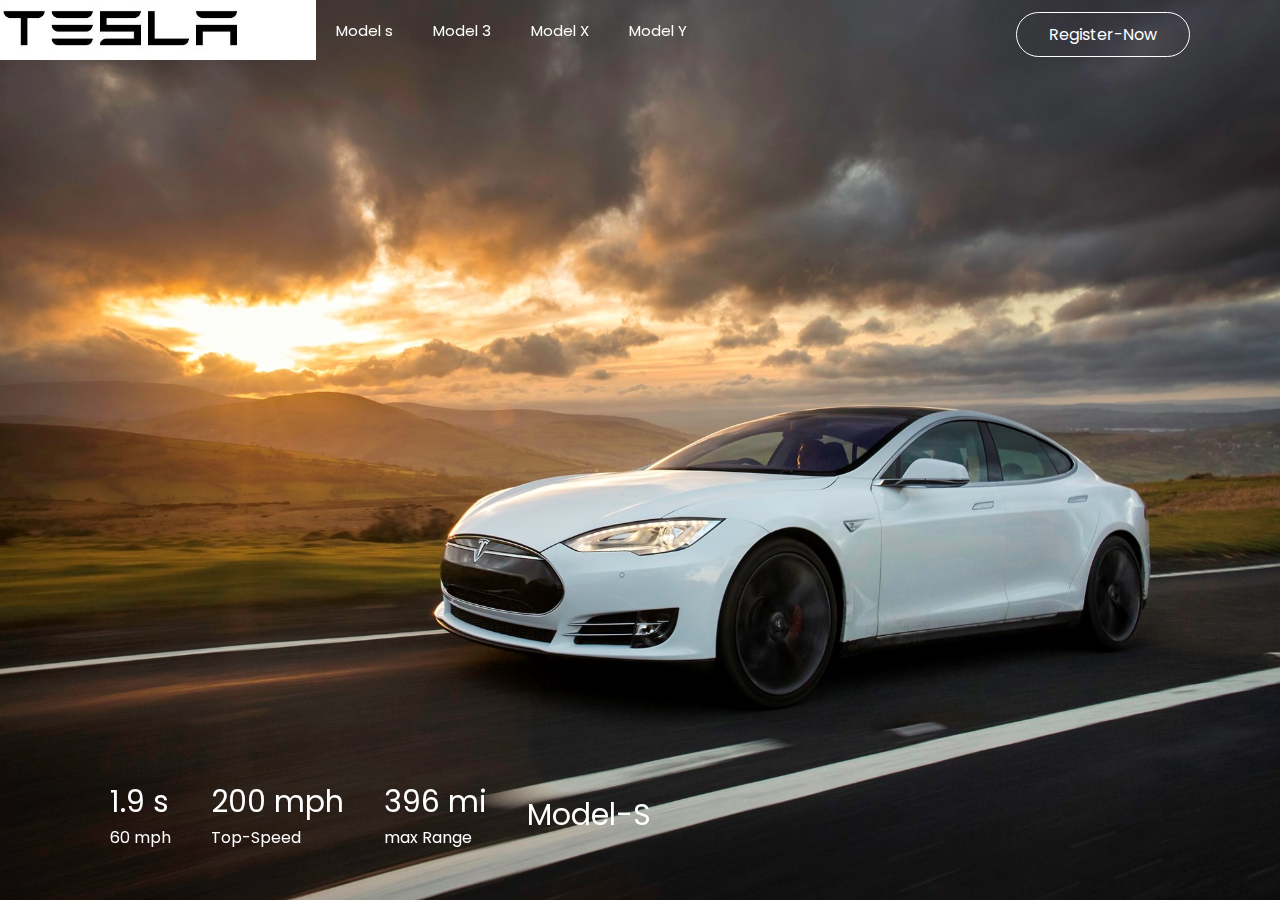
<file: e-commerce/index.html>
<!DOCTYPE html>
<html lang="en">
<head>
    <meta charset="UTF-8">
    <meta name="viewport" content="width=device-width, initial-scale=1.0">
    <title>Tesla Model-S</title>
    <link rel="stylesheet" href="style.css">
    <link rel="icon" href="img14.png">
    <nav>
        <img src="img10.jpg" class="logo">
        <ul>
            <li><a href="index.html">Model s</a></li>
            <li><a href="m3.html">Model 3</a></li>
            <li><a href="mx.html">Model X</a></li>
            <li><a href="my.html">Model Y</a></li>
        </ul>
    </nav>
</head>
<body>
    <div class="header" id="header">
        
            <div class="btn">
                <a href="login.html">Register-Now</a>
            </div>
        <div class="info">
            <div>
                <h2>1.9 s</h2>
                <p>60 mph</p>
            </div>

            <div>
                <h2>200 mph</h2>
                <p>Top-Speed</p>
            </div>

            <div>
                <h2>396 mi</h2>
                <p>max Range</p>
            </div>

            <div class="line">
                <h2>Model-S</h2>
                
            </div>
        </div>
    </div>
    <script>

     var header = document.getElementById(header);
     var ms = document.getElementById(models);
     var m3 = document.getElementById(model3);
     var mx = document.getElementById(modelx);
     var my = document.getElementById(modely);


     ms.onclick = function(){
        header.style.backgroundImage = url(img7.jpg);
     }
     m3.onclick = function(){
        header.style.backgroundImage = url(m3.jpg);
     }
     mx.onclick = function(){
        header.style.backgroundImage = url(mx.jpg);
     }
     my.onclick = function(){
        header.style.backgroundImage = url(my.webp);
     }
     

    </script>
</body>
</html>
</file>
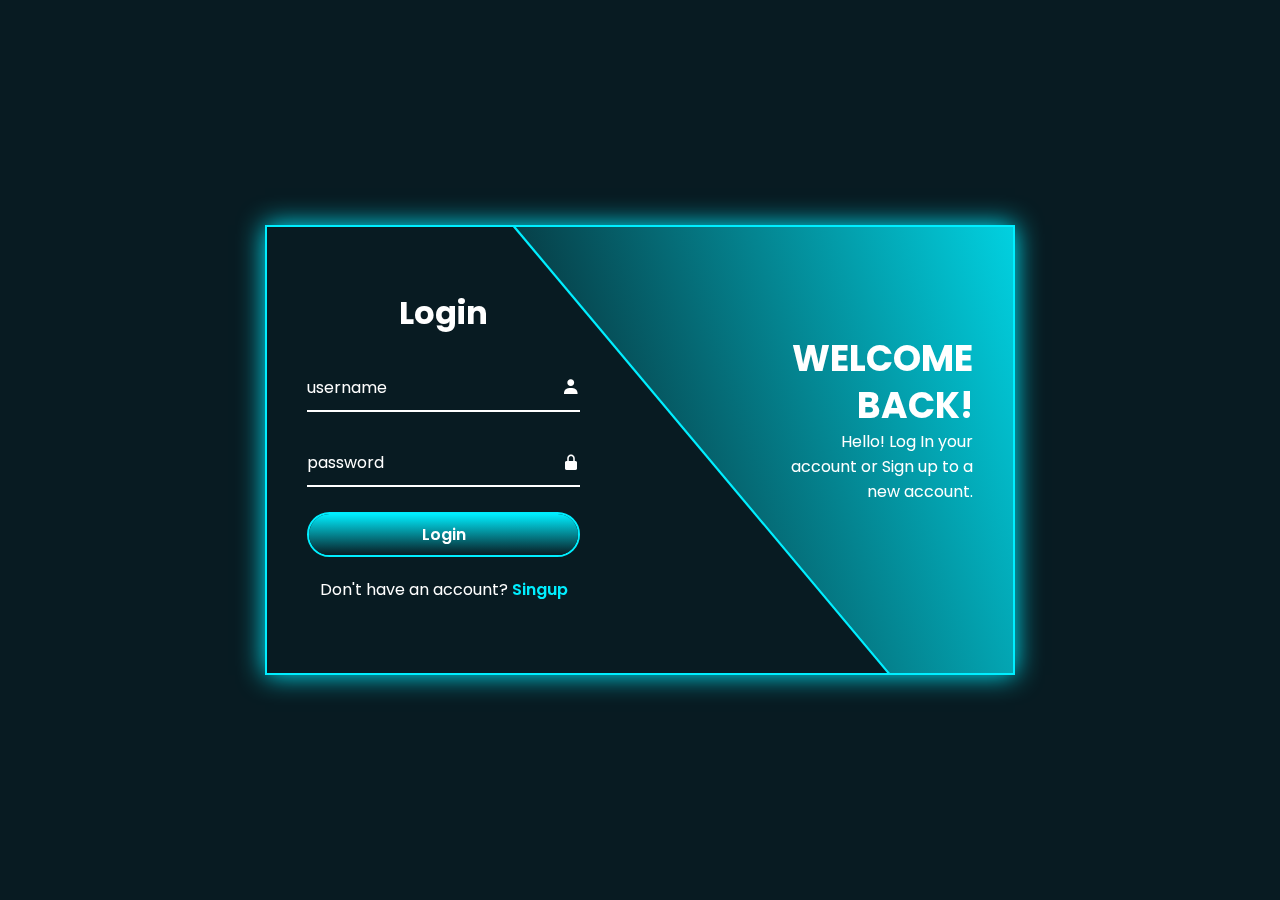
<file: forms/index.html>
<!DOCTYPE html>
<html lang="en">
<head>
    <meta charset="UTF-8">
    <meta name="viewport" content="width=device-width, initial-scale=1.0">
    <title>Log-in Form</title>
    <link rel="icon" href="download.jpg">
    <link rel="stylesheet" href="style.css">
    <link href='https://unpkg.com/boxicons@2.1.4/css/boxicons.min.css' rel='stylesheet'>
</head>
<body>
    <div class="wrapper">

        <span class="bg-animate"></span>
        <span class="bg-animate2"></span>
        <div class="form-box login animation">
            <h2 class="animation" style="--i:0; --j:21;">Login</h2>
            <form action="#">
                <div class="input-box animation" style="--i:1; --j:22;">
                    <input type="text" required>
                    <label>username</label>
                    <i class='bx bxs-user'></i>
                </div>
                <div class="input-box animation" style="--i:2; --j:23;">
                    <input type="password" required>
                    <label>password</label>
                    <i class="bx bxs-lock-alt"></i>
                </div>
                <button type="submit" class="btn animation" style="--i:3; --j:24;">Login</button>
                <div class="logreg-link animation" style="--i:4; --j:25 ;">
                    <p>Don't have an account? <a href="#" class="register-link">Singup</a></p>
                </div>
            </form>
        </div>
        <div class="info-text login">
            <h2 class="animation" style="--i:0; --j:20;">Welcome Back!</h2>
            <p class="animation" style="--i:1; --j:21;">Hello! Log In your account or Sign up to a new account.
            </p>
        </div>

        <div class="form-box register">
            <h2 class="animation" style="--i:17; --j:0;">Sign Up</h2>
            <form action="#">
                <div class="input-box animation" style="--i:18;  --j:1;">
                    <input type="text" placeholder="username" required>
                    <label>username</label>
                    <i class='bx bxs-user'></i>
                </div>

                <div class="input-box animation" style="--i:19;  --j:2;">
                    <input type="text" placeholder="Email" required>
                    <label>Email</label>
                    <i class='bx bxs-envelope'></i>
                </div>

                <div class="input-box animation" style="--i:20;  --j:3;">
                    <input type="password" placeholder="password" required>
                    <label>password</label>
                    <i class="bx bxs-lock-alt"></i>
                </div>
               
                <button type="submit" class="btn animation" style="--i:21;  --j:4;">Sign Up</button>
                <div class="logreg-link animation" style="--i:22;  --j:5;">
                    <p>Already have an account? <a href="#" class="login-link">Login</a></p>
                </div>
            </form>
        </div>

        <div class="info-text register">
            <h2 class="animation" style="--i:17; --j:0;">Welcome Back!</h2>
            <p class="animation" style="--i:18; --j:1;">Hello! Please create an account to access more tools..
            </p>
        </div>
    </div>
    <script src="script.js"></script>
</body>
</html>
</file>
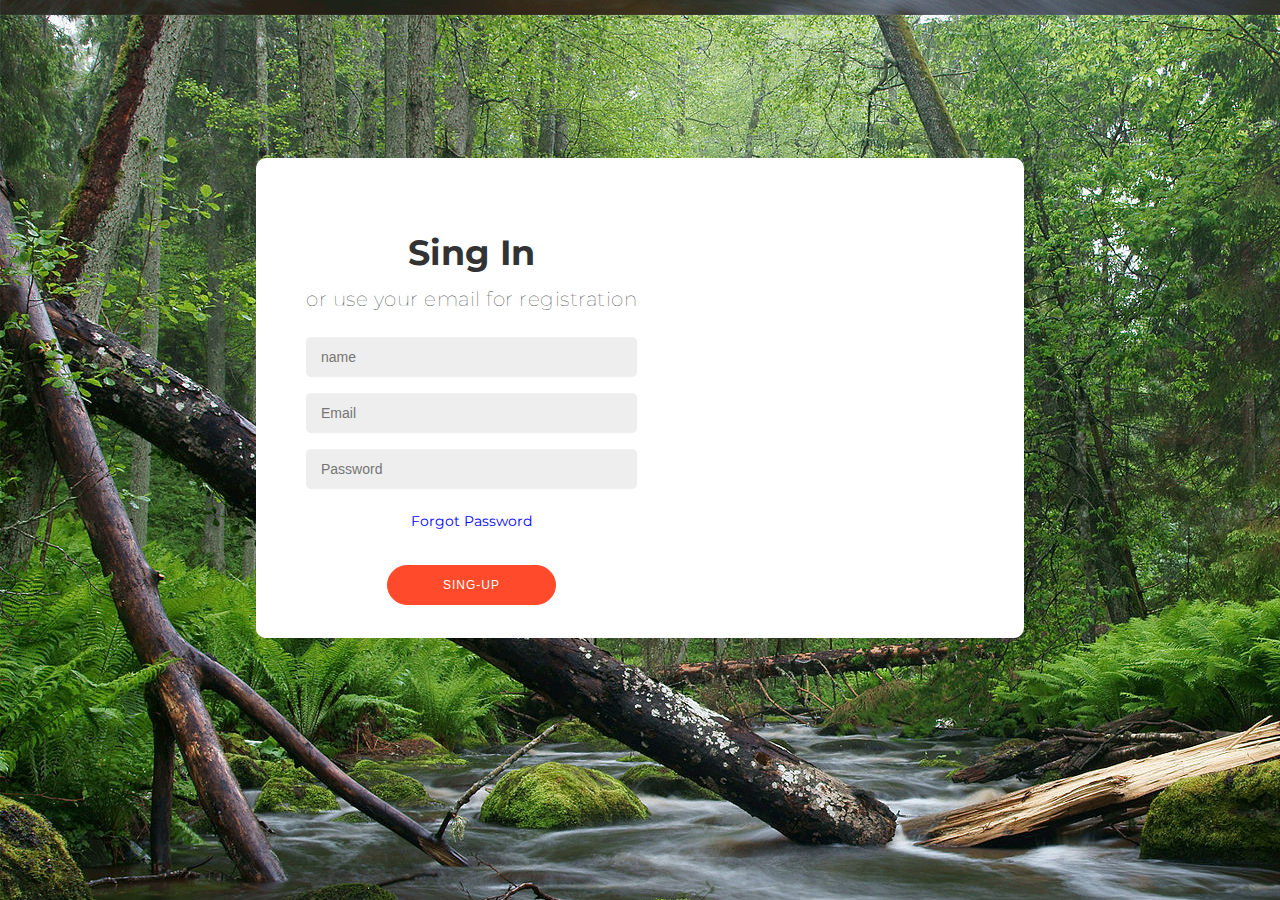
<file: e-commerce/login.html>
<!DOCTYPE html>
<html lang="en">
<head>
    <meta charset="UTF-8">
    <meta name="viewport" content="width=device-width, initial-scale=1.0">
    <title>Document</title>
    <style>
        @import url('https://fonts.googleapis.com/css2?family=Montserrat:ital,wght@0,400;1,900&family=Poppins&family=Ubuntu:wght@300;400&display=swap');
        *{
            box-sizing: border-box;
        }
        body{
            align-items: center;
            display: flex;
            justify-content: center;
            flex-direction: column;
            background-image: url(img12.jpg);
            font-family: 'Montserrat', sans-serif;
            min-height: 100%;
            margin: 10%;

        }
        .container{
            position: relative;
            width: 768px;
            max-width: 100%;
            min-height: 480px;
            background: #fff;
            border-radius: 10px;
            overflow: hidden;
            box-shadow: 0 14px 28px rgba(0,0,0,0,25),
                        0 10px 10px rgba(0,0,0,0,22)

        }
        .sign-up{
          position: absolute;
          top: 0;
          left: 0;
          height: 100%;
          transition: all 0.6s ease-in-out;  
        }
       form{
        background: #fff;
        display: flex;
        align-items: center;
        justify-content: center;
        flex-direction: column;
        padding: 0 50px;
        height: 100%;
        text-align: center;
       }
       form a{
        color: blue;
       }
       h1{
        font-weight: bold;
        margin: 0;
        font-size: 35px;
       }
       p{
        font-size: 20px;
        font-weight: 100;
        line-height: 20px;
        letter-spacing: 0.5px;
        margin: 15px 0  20px;
       }
       input{
        background: #eee;
        padding: 12px 15px;
        margin: 8px 15px;
        width: 100%;
        border-radius: 5px;
        outline: none;
        border: none;
       }
       *{
        color: #333;
        font-size: 14px;
        text-decoration: none;
        margin: 15px 0;
       }
       button{
        color: #fff;
        background: #ff4b2b;
        font-size: 12px;
        font-weight: 100%;
        padding: 12px 55px;
        margin: 20px;
        border-radius: 20px;
        border: 1px solid #ff4b2b;
        outline: none;
        letter-spacing: 1px;
        text-transform: uppercase;
        transition: transform 80mm ease-in-out;
        cursor: pointer;
       }
       button:active{
        transform: (0.90);
       }
        </style>
        
</head>
<body>
    <div class="container" id="main">
        <div class="sign-up">
            <form action="#">
                <h1>Sing In</h1>
                <p>or use your email for registration</p>
                <input type="text" name="txt" placeholder="name" required="">
                <input type="email" name="email" placeholder="Email" required="">
                <input type="password" name="pswd" placeholder="Password" required="">
                <a href="#">Forgot Password</a>
                <button>Sing-up</button>
                
            </form>
        </div>
        
    </div>
</body>
</html>
</file>
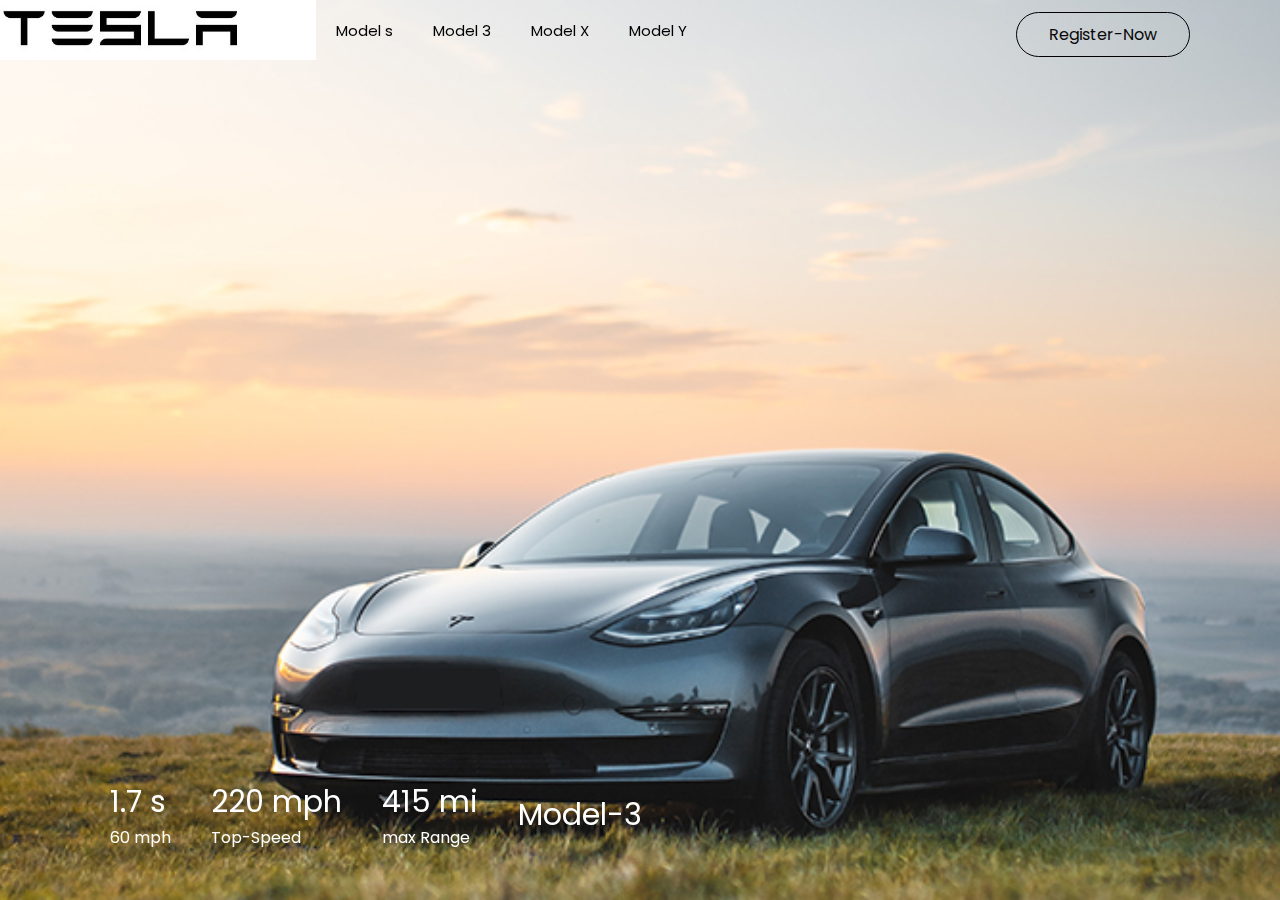
<file: e-commerce/m3.html>
<!DOCTYPE html>
<html lang="en">
<head>
    <meta charset="UTF-8">
    <meta name="viewport" content="width=device-width, initial-scale=1.0">
    <title>Tesla Model-3</title>
    <link rel="icon" href="img14.png">
    <style>
        @import url('https://fonts.googleapis.com/css2?family=Montserrat:ital,wght@1,900&family=Poppins&family=Ubuntu:wght@300;400&display=swap');
        @keyframes fadeInAnimation {
    0% {
      
      opacity: 0;
    }
    100% {
      transform: translateY(0%);
      opacity: 1;
    }
  }
  
  .header {
    animation: 1s fadeInAnimation;
  }
 
        *{
    margin: 0;
    padding: 0;
    box-sizing: border-box;
    font-family: 'Poppins', sans-serif;
 }
 .logo{
    height: 60px;
    cursor: pointer;
    
 }
 .header{
    width: 100%;
    height: 100vh;
    background-image: url(m3.jpg);
    background-color: rgba(0,0,0,0,5);
    background-blend-mode: multiply;
    background-position: center;
    background-size: cover;
    padding: 0 7%;
    transition: background-image 1s;
 }
 nav{
    position: fixed;
    top: 0;
    left: 0;
    display: flex;
    align-items: center;
 }
 nav ul{
    display: flex;
    list-style-type: none;
    justify-content: center;
    flex-wrap: wrap;
 }
 nav ul li{
    display: inline-block;
    margin: 10px 20px;
 }
 nav ul li a{
    text-decoration: none;
  color: #000000;
  font-size: 15px;
 }

 .btn{
    float: right;
    margin-top: 2%;
 }
 .btn a{
    color: #080808;
    text-decoration: none;
    border: 1px solid #000000;
    padding: 10px 32px;
    border-radius: 30px;
 }
 .info{
    width: 100%;
    padding: 0 7%;
    display: flex;
    align-items: center;
    color: #fff;
    position: fixed;
    bottom: 50px;
    left: 0;
 }
 .info div{
    margin: 0 20px;
 }
 .info div h2{
    font-size: 30px;
    font-weight: 400;
 }
    </style>
</head>
<body>
    <div class="header" id="header">
        <nav>
            <img src="img10.jpg" class="logo">
            <ul>
                <li><a href="index.html" id="Model-S">Model s</a></li>
                <li><a href="m3.html" id="model3">Model 3</a></li>
                <li><a href="mx.html" id="modelx">Model X</a></li>
                <li><a href="my.html" id="modely">Model Y</a></li>
            </ul>
        </nav>
            <div class="btn">
                <a href="login.html">Register-Now</a>
            </div>
        <div class="info">
            <div>
                <h2>1.7 s</h2>
                <p>60 mph</p>
            </div>

            <div>
                <h2>220 mph</h2>
                <p>Top-Speed</p>
            </div>

            <div>
                <h2>415 mi</h2>
                <p>max Range</p>
            </div>

            <div class="line">
                <h2>Model-3</h2>
                
            </div>
        </div>
    </div>
   
</body>
</html>
</file>
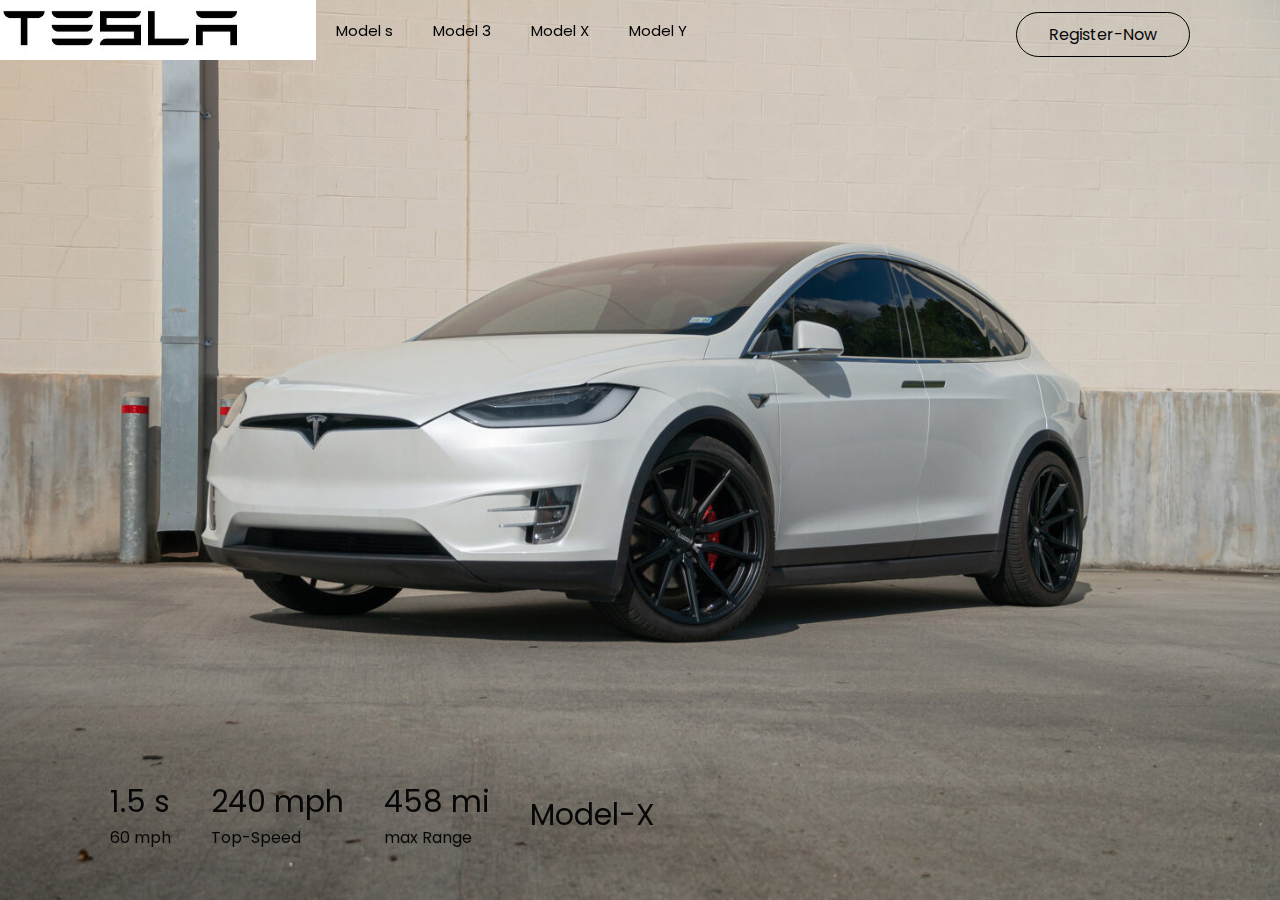
<file: e-commerce/mx.html>
<!DOCTYPE html>
<html lang="en">
<head>
    <meta charset="UTF-8">
    <meta name="viewport" content="width=device-width, initial-scale=1.0">
    <title>Tesla Model-X</title>
    <link rel="icon" href="img14.png">
    <style>
        @import url('https://fonts.googleapis.com/css2?family=Montserrat:ital,wght@1,900&family=Poppins&family=Ubuntu:wght@300;400&display=swap');
        @keyframes fadeInAnimation {
    0% {
      
      opacity: 0;
    }
    100% {
      transform: translateY(0%);
      opacity: 1;
    }
  }
  
  .header {
    animation: 1s fadeInAnimation;
  }
 
        *{
    margin: 0;
    padding: 0;
    box-sizing: border-box;
    font-family: 'Poppins', sans-serif;
 }
 .logo{
    height: 60px;
    cursor: pointer;
    
 }
 .header{
    width: 100%;
    height: 100vh;
    background-image: url(mx.jpg);
    background-color: rgba(0,0,0,0,5);
    background-blend-mode: multiply;
    background-position: center;
    background-size: cover;
    padding: 0 7%;
    transition: background-image 1s;
 }
 nav{
    position: fixed;
    top: 0;
    left: 0;
    display: flex;
    align-items: center;
 }
 nav ul{
    display: flex;
    list-style-type: none;
    justify-content: center;
    flex-wrap: wrap;
 }
 nav ul li{
    display: inline-block;
    margin: 10px 20px;
 }
 nav ul li a{
    text-decoration: none;
  color: #000000;
  font-size: 15px;
 }

 .btn{
    float: right;
    margin-top: 2%;
 }
 .btn a{
    color: #080808;
    text-decoration: none;
    border: 1px solid #000000;
    padding: 10px 32px;
    border-radius: 30px;
 }
 .info{
    width: 100%;
    padding: 0 7%;
    display: flex;
    align-items: center;
    color: #070707;
    position: fixed;
    bottom: 50px;
    left: 0;
 }
 .info div{
    margin: 0 20px;
 }
 .info div h2{
    font-size: 30px;
    font-weight: 400;
 }
    </style>
</head>
<body>
    <div class="header" id="header">
        <nav>
            <img src="img10.jpg" class="logo">
            <ul>
                <li><a href="index.html" id="Model-S">Model s</a></li>
                <li><a href="m3.html" id="model3">Model 3</a></li>
                <li><a href="mx.html" id="modelx">Model X</a></li>
                <li><a href="my.html" id="modely">Model Y</a></li>
            </ul>
        </nav>
            <div class="btn">
                <a href="login.html">Register-Now</a>
            </div>
        <div class="info">
            <div>
                <h2>1.5 s</h2>
                <p>60 mph</p>
            </div>

            <div>
                <h2>240 mph</h2>
                <p>Top-Speed</p>
            </div>

            <div>
                <h2>458 mi</h2>
                <p>max Range</p>
            </div>

            <div class="line">
                <h2>Model-X</h2>
                
            </div>
        </div>
    </div>
   
</body>
</html>
</file>
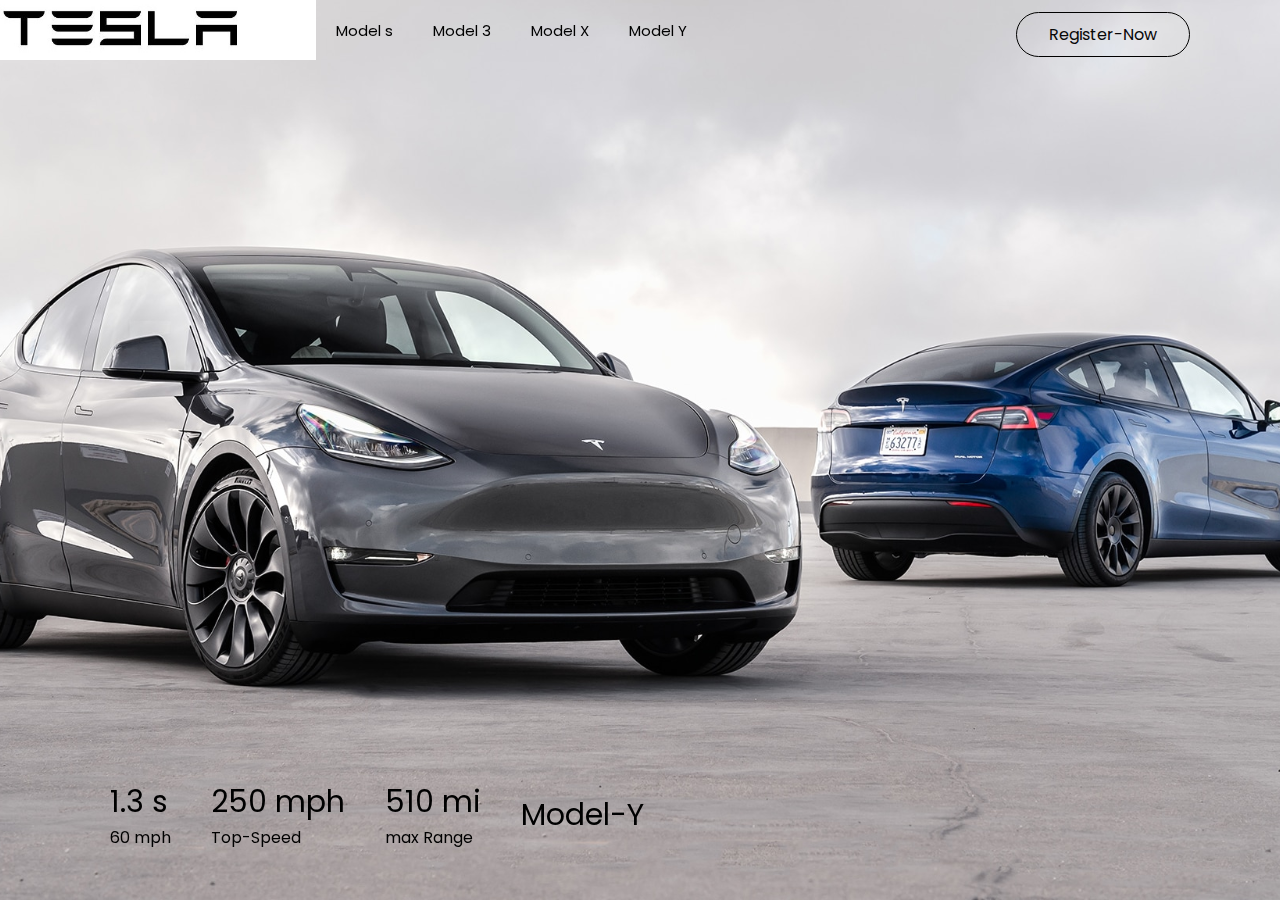
<file: e-commerce/my.html>
<!DOCTYPE html>
<html lang="en">
<head>
    <meta charset="UTF-8">
    <meta name="viewport" content="width=device-width, initial-scale=1.0">
    <title>Tesla Model-Y</title>
    <link rel="icon" href="img14.png">
    <style>
        @import url('https://fonts.googleapis.com/css2?family=Montserrat:ital,wght@1,900&family=Poppins&family=Ubuntu:wght@300;400&display=swap');

        @keyframes fadeInAnimation {
    0% {
      opacity: 0;
      
    }
    100% {
      transform: translateY(0%);
      opacity: 1;
    }
  }
  
  .header {
    animation: 1s fadeInAnimation;
  }
 *{
    margin: 0;
    padding: 0;
    box-sizing: border-box;
    font-family: 'Poppins', sans-serif;
 }
 .logo{
    height: 60px;
    cursor: pointer;
    
 }
 .header{
    width: 100%;
    height: 100vh;
    background-image: url(my.jpg);
    background-color: rgba(0,0,0,0,5);
    background-blend-mode: multiply;
    background-position: center;
    background-size: cover;
    padding: 0 7%;
    
}
 
 nav{
    position: fixed;
    top: 0;
    left: 0;
    display: flex;
    align-items: center;
 }
 nav ul{
    display: flex;
    list-style-type: none;
    justify-content: center;
    flex-wrap: wrap;
 }
 nav ul li{
    display: inline-block;
    margin: 10px 20px;
 }
 nav ul li a{
    text-decoration: none;
  color: #000000;
  font-size: 15px;
 }

 .btn{
    float: right;
    margin-top: 2%;
 }
 .btn a{
    color: #080808;
    text-decoration: none;
    border: 1px solid #000000;
    padding: 10px 32px;
    border-radius: 30px;
 }
 .info{
    width: 100%;
    padding: 0 7%;
    display: flex;
    align-items: center;
    color: #000000;
    position: fixed;
    bottom: 50px;
    left: 0;
 }
 .info div{
    margin: 0 20px;
 }
 .info div h2{
    font-size: 30px;
    font-weight: 400;
 }
 .line{
    font-size: 50px;
    color: #000000;
 }
    </style>
</head>
<body>
    <div class="header" id="header">
        <nav>
            <img src="img10.jpg" class="logo">
            <ul>
                <li><a href="index.html" id="Model-S">Model s</a></li>
                <li><a href="m3.html" id="model3">Model 3</a></li>
                <li><a href="mx.html" id="modelx">Model X</a></li>
                <li><a href="my.html" id="modely">Model Y</a></li>
            </ul>
        </nav>
            <div class="btn">
                <a href="login.html">Register-Now</a>
            </div>
        <div class="info">
            <div>
                <h2>1.3 s</h2>
                <p>60 mph</p>
            </div>

            <div>
                <h2>250 mph</h2>
                <p>Top-Speed</p>
            </div>

            <div>
                <h2>510 mi</h2>
                <p>max Range</p>
            </div>

            <div class="line">
                <h2>Model-Y</h2>
                
            </div>
        </div>
    </div>
   
   
</body>
</html>
</file>
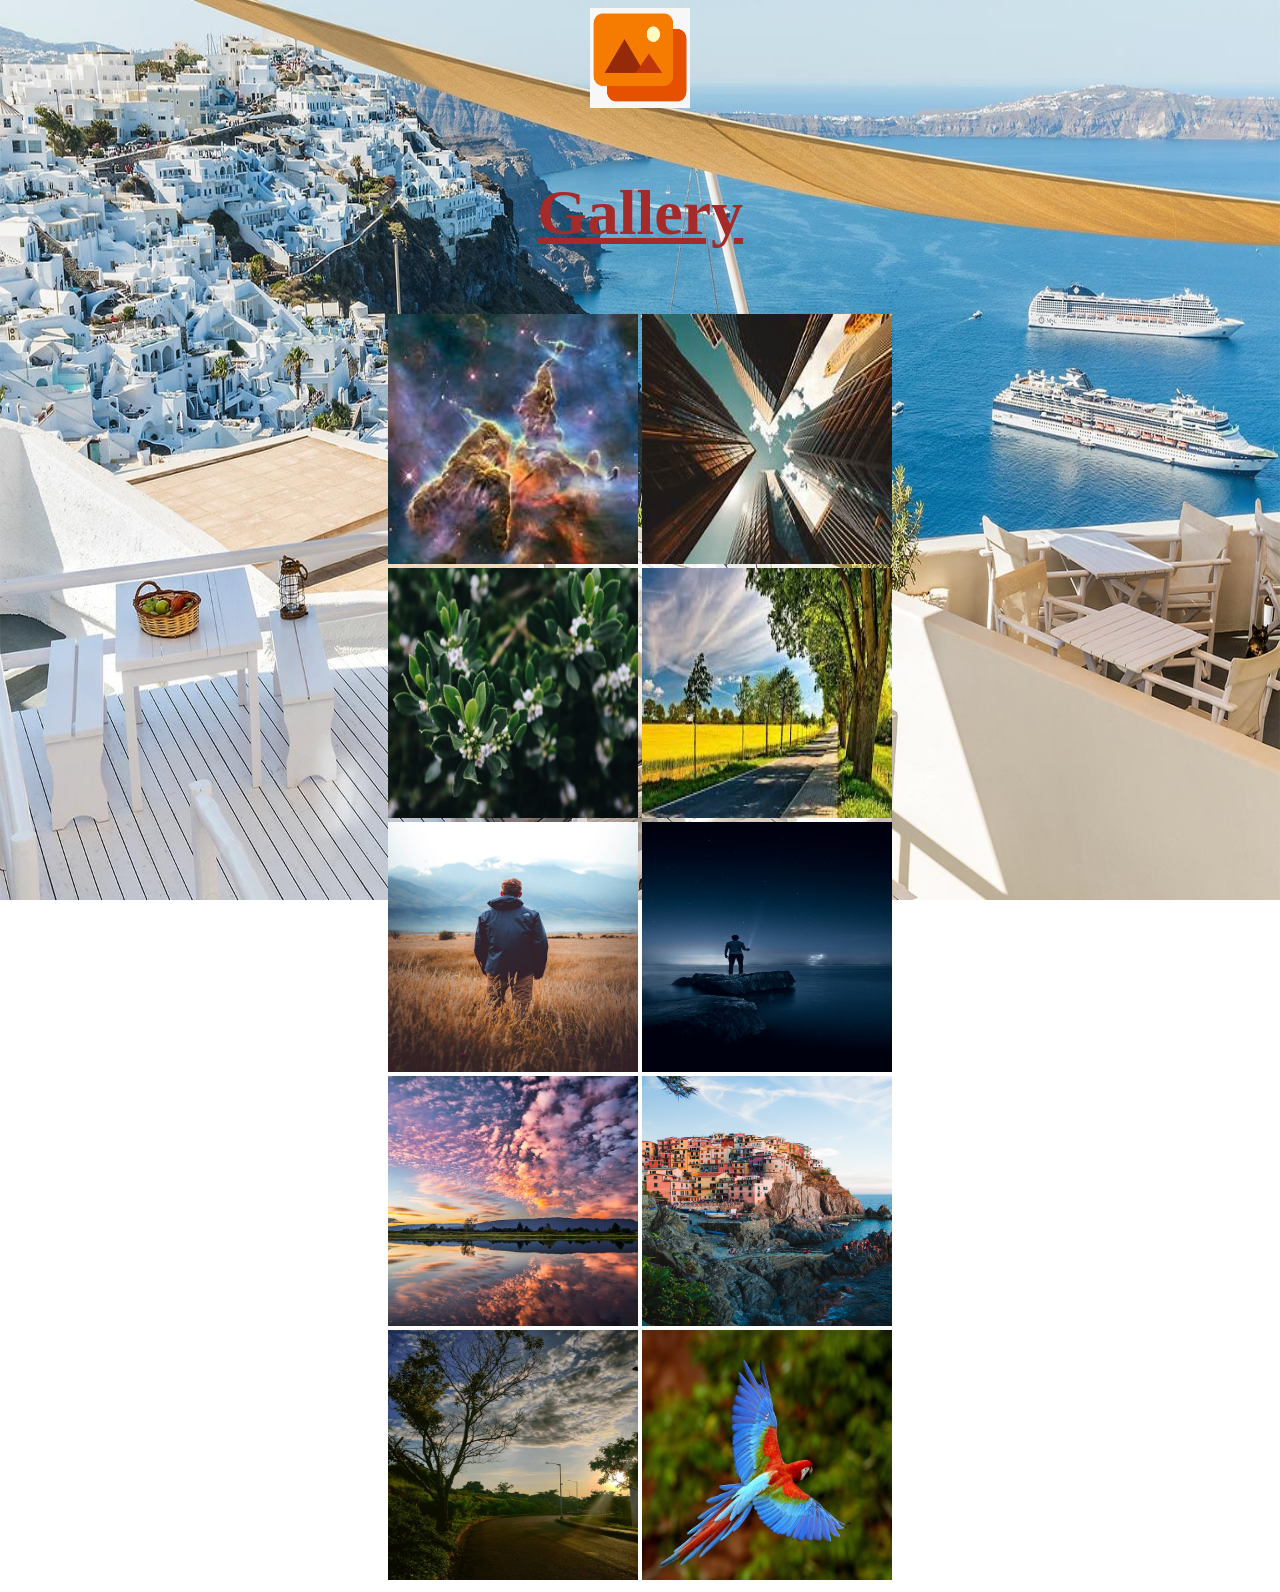
<file: gallery/gallery.html>
<!DOCTYPE html>
<html lang="en">
<head>
    <title>Gallery</title>
    <link rel="icon" href="img1.jpg">
</head>
<style>
    body {
        background-image: url(img13.jpg);
        background-repeat: no-repeat;
        background-attachment: fixed;
        background-size: 100% 100%;
    }
</style>
<body>
    <font color="brown">
        
        <center><img src="img15.png" width="100" height="100" /></center>
        <center><u><h1 style=font-size:400%;"><p>Gallery</p></h1></b></u></center> 
        <style>
        p {
            font-family: Trebuchet MS;
        }
        </style>
    
    <center><img src="img4.jpg"width="250" height="250" />                                              <img src="img5.jpg" width="250" height="250" /></center>
    <center><img src="img12.jpg"width="250" height="250" />                                             <img src="img9.jpg" width="250" height="250" /></center>
    <center><img src="img17 (2).jpg" width="250" height="250" />                                        <img src="img17 (1).jpg" width="250" height="250" /></center>
    <center><img src="img18.jpeg" width="250" height="250" />                                           <img src="img19.jpg" width="250" height="250" /></center>
    <center><img src="img21.jpg" width="250" height="250" />                                            <img src="img22.jpg" width="250" height="250" /></center>


    </font>
</body>
</html>
</file>
<file: e-commerce/style.css>
@import url('https://fonts.googleapis.com/css2?family=Montserrat:ital,wght@1,900&family=Poppins&family=Ubuntu:wght@300;400&display=swap');
@keyframes fadeInAnimation {
    0% {
      
      opacity: 0;
    }
    100% {
      transform: translateY(0%);
      opacity: background-image;
    }
  }
  
  .header {
    animation: 1s fadeInAnimation;
  }

*{
    margin: 0;
    padding: 0;
    box-sizing: border-box;
    font-family: 'Poppins', sans-serif;
 }
 .logo{
    height: 60px;
    cursor: pointer;   
 }
 .header{
    
    
    width: 100%;
    height: 100vh;
    background-image: url(img7.jpg);
    background-color: rgba(0,0,0,0,5);
    background-blend-mode: multiply;
    background-position: center;
    background-size: cover;
    padding: 0 7%;
   
    
 }
 nav{
    position: fixed;
    top: 0;
    left: 0;
    display: flex;
    align-items: center;
   
 }
 nav ul{
    display: flex;
    list-style-type: none;
    justify-content: center;
    flex-wrap: wrap;
 }
 nav ul li{
    display: inline-block;
    margin: 10px 20px;
 }
 nav ul li a{
    text-decoration: none;
  color: #FFF;
  font-size: 15px;
 }

 .btn{
    float: right;
    margin-top: 2%;
 }
 .btn a{
    color: #fff;
    text-decoration: none;
    border: 1px solid #fff;
    padding: 10px 32px;
    border-radius: 30px;
 }
 .info{
    width: 100%;
    padding: 0 7%;
    display: flex;
    align-items: center;
    color: #fff;
    position: fixed;
    bottom: 50px;
    left: 0;
 }
 .info div{
    margin: 0 20px;
 }
 .info div h2{
    font-size: 30px;
    font-weight: 400;
 }
 .line  div h2{
    font-size: 50px;
 }
</file>
<file: forms/style.css>
@import url('https://fonts.googleapis.com/css2?family=Merriweather:ital,wght@1,700&family=Montserrat:ital,wght@0,400;1,900&family=Poppins&family=Ubuntu:wght@300;400&display=swap');
*{
    margin: 0;
    padding: 0;
    box-sizing: border-box;
    font-family: 'Poppins', sans-serif;
}
body{
    display: flex;
    justify-content: center;
    align-items: center;
    min-height: 100vh;
    background: #081b22;
    
}
.wrapper{
    position: relative;
    width: 750px;
    height: 450px;
    background: transparent;
    border: 2px solid #0ef;
    box-shadow: 0 0 25px #0ef;
    overflow: hidden;
    
}
 .form-box{
    position: absolute;
    top: 0;
    width: 50%;
    height: 100%;
    
    flex-direction: column;
    justify-content: center;
    display: flex;
}
.wrapper .form-box.login{
    left: 0;
    padding: 0 60px 0 40px;
    
    
}
.wrapper .form-box.login .animation{
    transform: translateX(0);
    opacity: 1;
    filter: blur(0);
    transition: all .7s ease;
    transition-delay: calc(.1s * var(--j));
}
.wrapper.active .form-box.login .animation{
    transform: translateX(-120%);
    opacity: 0;
    filter: blur(10px);
    transition-delay: calc(.1s * var(--i));
}
.wrapper .form-box.register{
    right: 0;
    padding: 0 40px 0 60px;
    pointer-events: none;
}
.wrapper.active .form-box.register{
    pointer-events: auto                            ;
}
.wrapper .form-box.register .animation{
    transform: translateX(120%);
    opacity: 0;
    filter: blur(10px);
    transition: .7s ease;
    transition-delay: calc(.1s * var(--j));
}
.wrapper.active .form-box.register .animation{
    transform: translateX(0);
    transition: .7s ease;
    opacity: 1;
    filter: blur(0);
    transition-delay: calc(.1s * var(--i));
}
.form-box h2{
    font-size: 32px;
    color: #fff;
    text-align: center;
}
.form-box .input-box{
    position: relative;
    width: 100%;
    height: 50px;
    
    margin: 25px 0;
}
.input-box input{
    width: 100%;
    height: 100%;
    background: transparent;
    border: none;
    outline: none;
    border-bottom: 2px solid #fff;
    padding-right: 23px;
    font-size: 16px;
    color: #fff;
    font-weight: 500;

}
.input-box input:focus,
.input-box input:valid{
   border-bottom-color: #0ef;
}
.input-box label{
    position: absolute;
    top: 50%;
    left: 0;
    transform: translateY(-50%);
    font-size: 16px;
    color: #fff;
    pointer-events: none;
    transition: .5s;
}

.input-box input:focus~label,
.input-box input:valid~label{
    top: -5px;
    color: #0ef;
}
.input-box i{
    position: absolute;
    top: 50%;
    transform: translateY(-50%);
    right: 0;
    font-size: 18px;
    color: #fff;
    transition: .5s;
}
.input-box input:focus~i,
.input-box input:valid~i{
    color: #0ef;
}
.btn{
    position: relative;
    width: 100%;
    height: 45px;
    background: transparent;
    border: 2px solid #0ef;
    outline: none;
    border-radius: 40px;
    cursor: pointer;
    font-size: 16px;
    color: #fff;
    font-weight: 600;
    z-index: 1;
    overflow: hidden;
}
.btn::before{
    content: '';
    position: absolute;
    top: -100%;
    left: 0;
    height: 300%;
    width: 100%;
    background: linear-gradient(#081b22, #0ef, #081b22, #0ef);
    z-index: -1;
    transition: .5s;
}
.btn:hover::before{
    top: 0;
}
.form-box .logreg-link{
    font-size: 14, 5px;
    color: #fff;
    text-align: center;
    margin: 20px 0 10px;
    
}
.logreg-link p a{
    color: #0ef;
    font-weight: 600;
    text-decoration: none;
}
.logreg-link p a:hover{
    text-decoration: underline;
}
.wrapper .info-text{
    position: absolute;
    top: 0;
    width: 50%;
    height: 100%;
    display: flex;
    flex-direction: column;
    justify-content: center;
}
.wrapper .info-text.login{
    right: 0;
    text-align: right;
    padding: 0 40px 60px 150px;
    
}
.wrapper .info-text.login .animation{
    transform: translateX(0);
    opacity: 1;
    filter: blur(0);
    transition: all .7s ease;
    transition-delay: calc(.1s * var(--j));
}
.wrapper.active .info-text.login .animation{
    transform: translateX(120%);
    opacity: 0;
    filter: blur(10px);
    transition-delay: calc(.1s * var(--i));
}

.wrapper .info-text.register{
    left: 0;
    text-align: left;
    padding: 0 150px 60px 40px;
    pointer-events: none;
}
.wrapper.active .info-text.register{
    pointer-events: auto;
}
.wrapper .info-text.register .animation{
    transform: translateX(-120%);
    opacity: 0;
    filter: blur(10px);
    transition: .7s ease;
    transition-delay: calc(.1s * var(--j));
}
.wrapper.active  .info-text.register .animation{
    transform: translateX(0);
    opacity: 1;
    filter: blur(0);
    transition-delay: calc(.1s * var(--i));
    
}

.info-text h2{
    font-size: 36px;
    color: #fff;
    line-height: 1.3;
    text-transform: uppercase;
}
.info-text p{
    font-size: 16px;
    color: #fff;
}
.wrapper .bg-animate{
    position: absolute;
    top: -4px;
    right: 0;
    width: 850px;
    height: 600px;
    background: linear-gradient(45deg, #081b22, #0ef);
    border-bottom: 3px solid #0ef;
    transform: rotate(10deg) skewY(40deg);
    transform-origin: bottom right;
    transition: 1.5s ease;
    transition-delay: 1.5s;
}
.wrapper.active .bg-animate{
    transform: rotate(0) skewY(0);
    transition-delay: .5s;
}

.wrapper .bg-animate2{
    position: absolute;
    top: 100%;
    left: 250px;
    width: 850px;
    height: 700px;
    background: #081b22;
    border-top: 3px solid #0ef;
    transform: rotate(0) skewY();
    transform-origin: bottom left;
    transition: 1.5s ease;
    transition-delay: .5s;
}
.wrapper.active .bg-animate2{
    transform: rotate(-11deg) skewY(-41deg);
    transition-delay: 1.2s;
}
</file>
